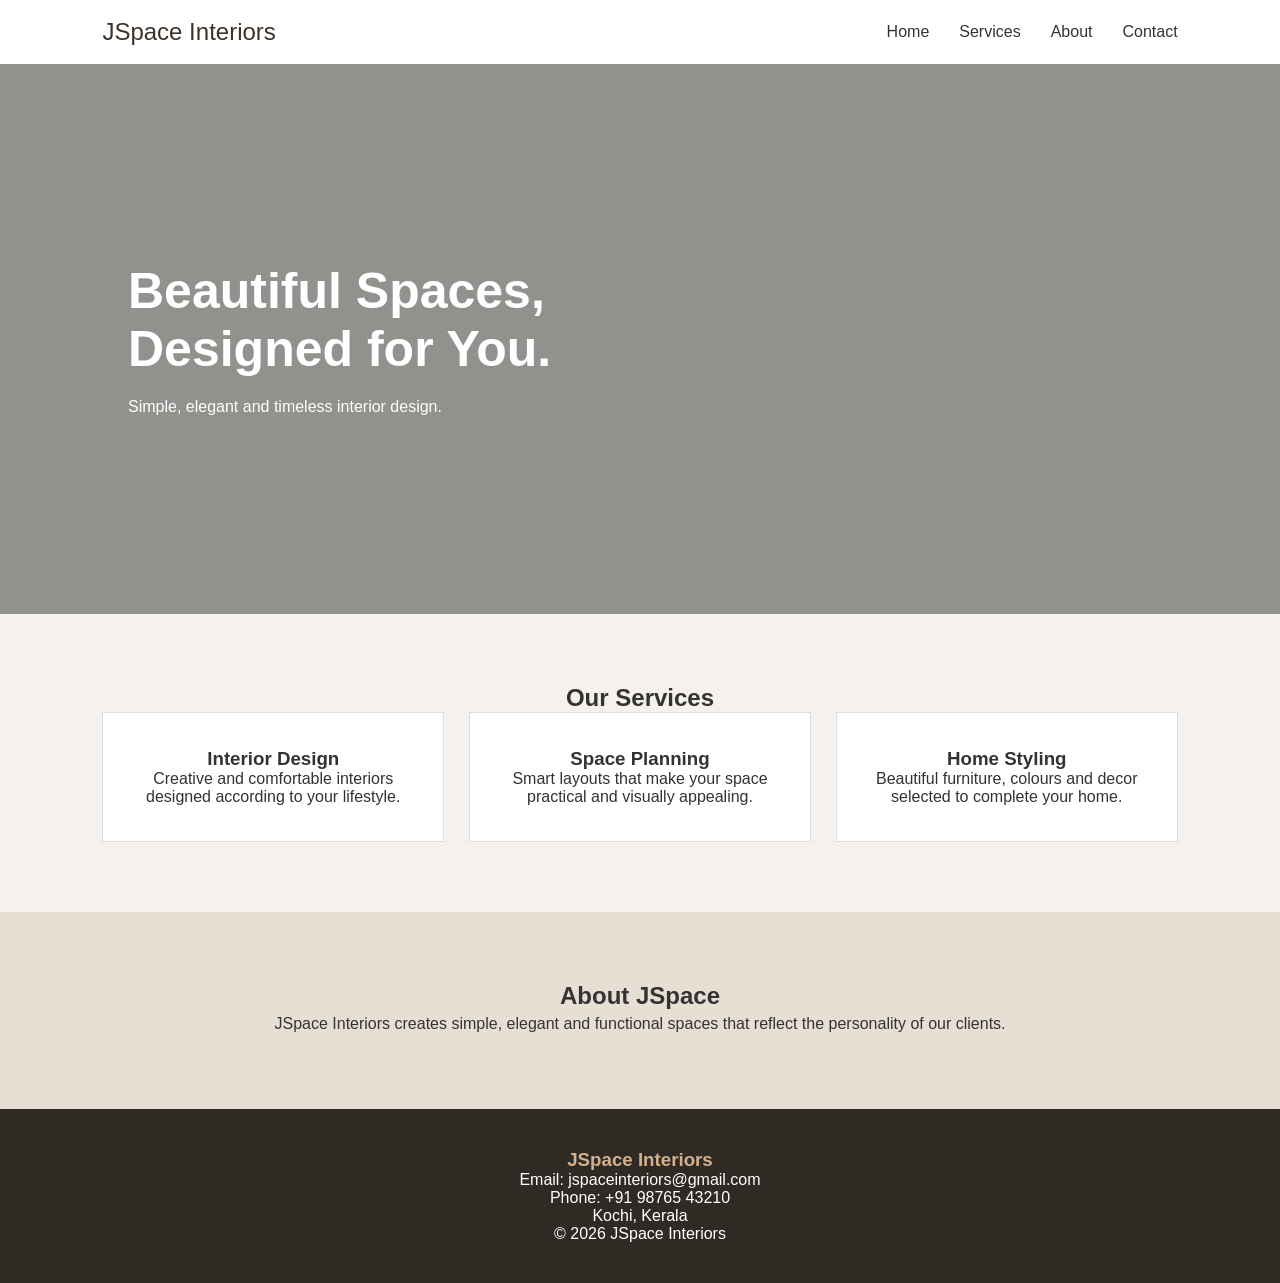
<file: web lab/1.responsive/index.html>
<!DOCTYPE html>
<html lang="en">
<head>
    <meta charset="UTF-8">
    <meta name="viewport" content="width=device-width, initial-scale=1.0">
    <title>JSpace Interiors</title>
    <link rel="stylesheet" href="styles.css">
</head>
<body>
    <header>
        <div class="logo"><span>J</span>Space Interiors</div>
        <nav>
            <a href="#home">Home</a>
            <a href="#services">Services</a>
            <a href="#about">About</a>
            <a href="#contact">Contact</a>
        </nav>
    </header>
    <section class="hero" id="home">
        <div>
            <h1>Beautiful Spaces,<br>Designed for You.</h1>
            <p>Simple, elegant and timeless interior design.</p>
        </div>
    </section>
    <section class="services" id="services">
        <h2>Our Services</h2>
        <div class="services-grid">
            <div class="service-card">
                <h3>Interior Design</h3>
                <p>
                    Creative and comfortable interiors designed
                    according to your lifestyle.
                </p>
            </div>
            <div class="service-card">
                <h3>Space Planning</h3>
                <p>
                    Smart layouts that make your space practical
                    and visually appealing.
                </p>
            </div>
            <div class="service-card">
                <h3>Home Styling</h3>
                <p>
                    Beautiful furniture, colours and decor
                    selected to complete your home.
                </p>
            </div>
        </div>
    </section>
    <section class="about" id="about">
        <h2>About JSpace</h2>
        <p>
            JSpace Interiors creates simple, elegant and functional
            spaces that reflect the personality of our clients.
        </p>
    </section>
    <footer id="contact">
        <h3>JSpace Interiors</h3>
        <p>Email: jspaceinteriors@gmail.com</p>
        <p>Phone: +91 98765 43210</p>
        <p>Kochi, Kerala</p>
        <p class="copyright">
            &copy; 2026 JSpace Interiors
        </p>
    </footer>
</body>
</html>
</file>
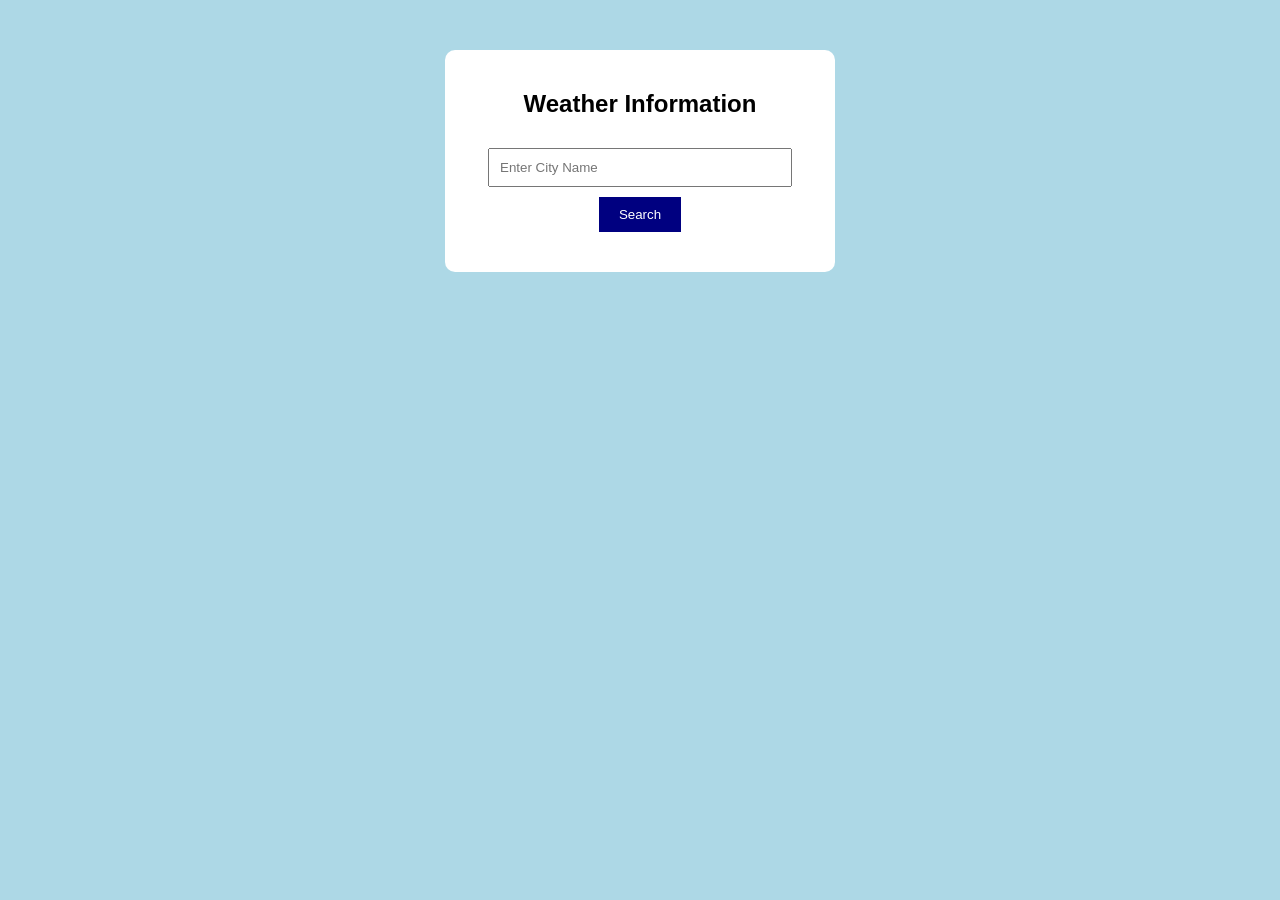
<file: web lab/11.weather/index.html>
<!DOCTYPE html>
<html>
<head>
    <title>Weather App</title>
    <link rel="stylesheet" href="style.css">
</head>
<body>

<div class="weather">
    <h2>Weather Information</h2>

    <input type="text" id="city" placeholder="Enter City Name">

    <button onclick="getWeather()">Search</button>

    <div id="result"></div>
</div>

<script src="script.js"></script>
</body>
</html>
</file>
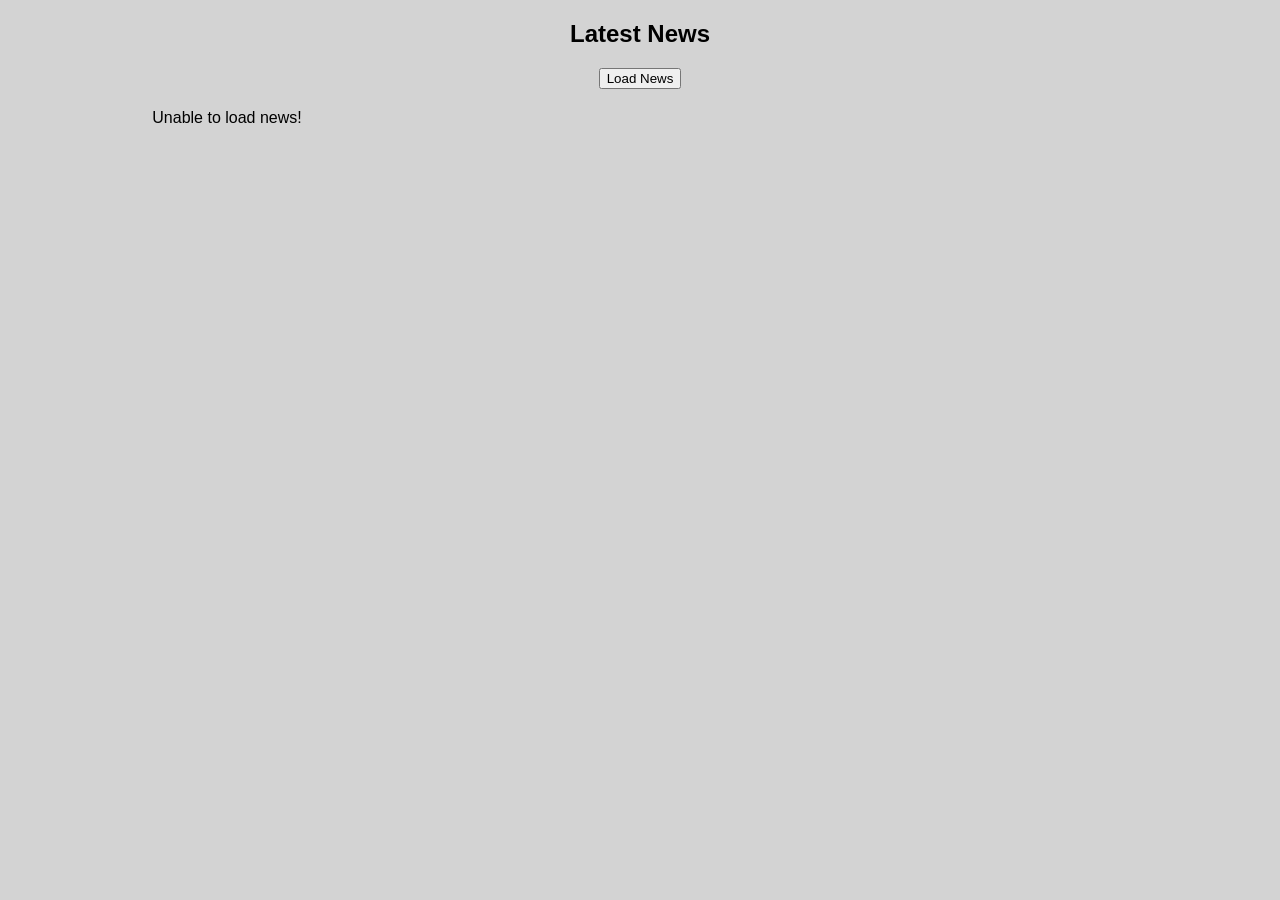
<file: web lab/12.news/index.html>
<!DOCTYPE html>
<html>
<head>
    <title>News Feed</title>
    <link rel="stylesheet" href="style.css">
</head>
<body>

<h2>Latest News</h2>

<button onclick="getNews()">Load News</button>

<div id="news"></div>

<script src="script.js"></script>
</body>
</html>
</file>
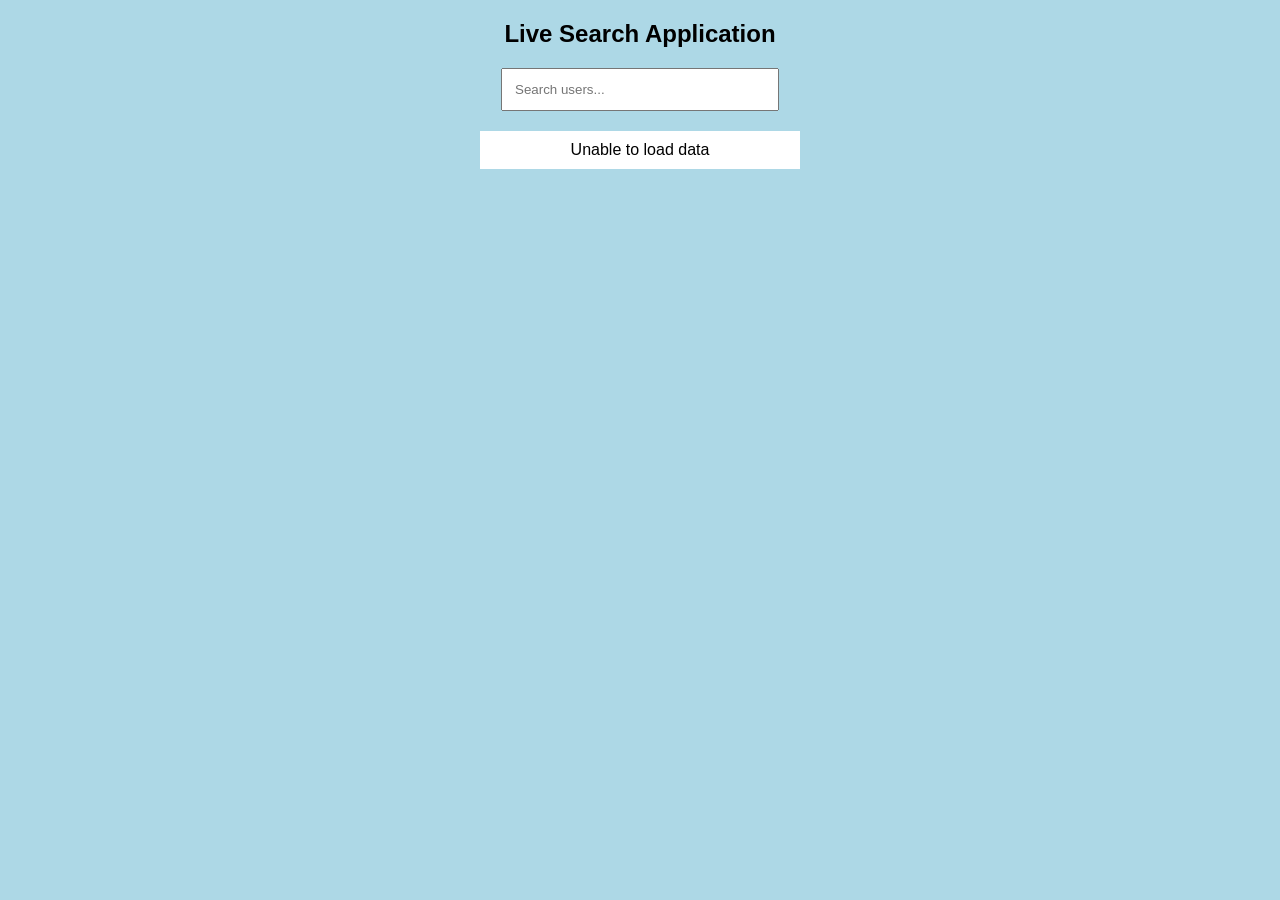
<file: web lab/13.livesearch/index.html>
<!DOCTYPE html>
<html>
<head>
    <title>Live Search</title>
    <link rel="stylesheet" href="style.css">
</head>
<body>

<h2>Live Search Application</h2>

<input type="text" id="search" placeholder="Search users...">

<div id="results"></div>

<script src="script.js"></script>
</body>
</html>
</file>
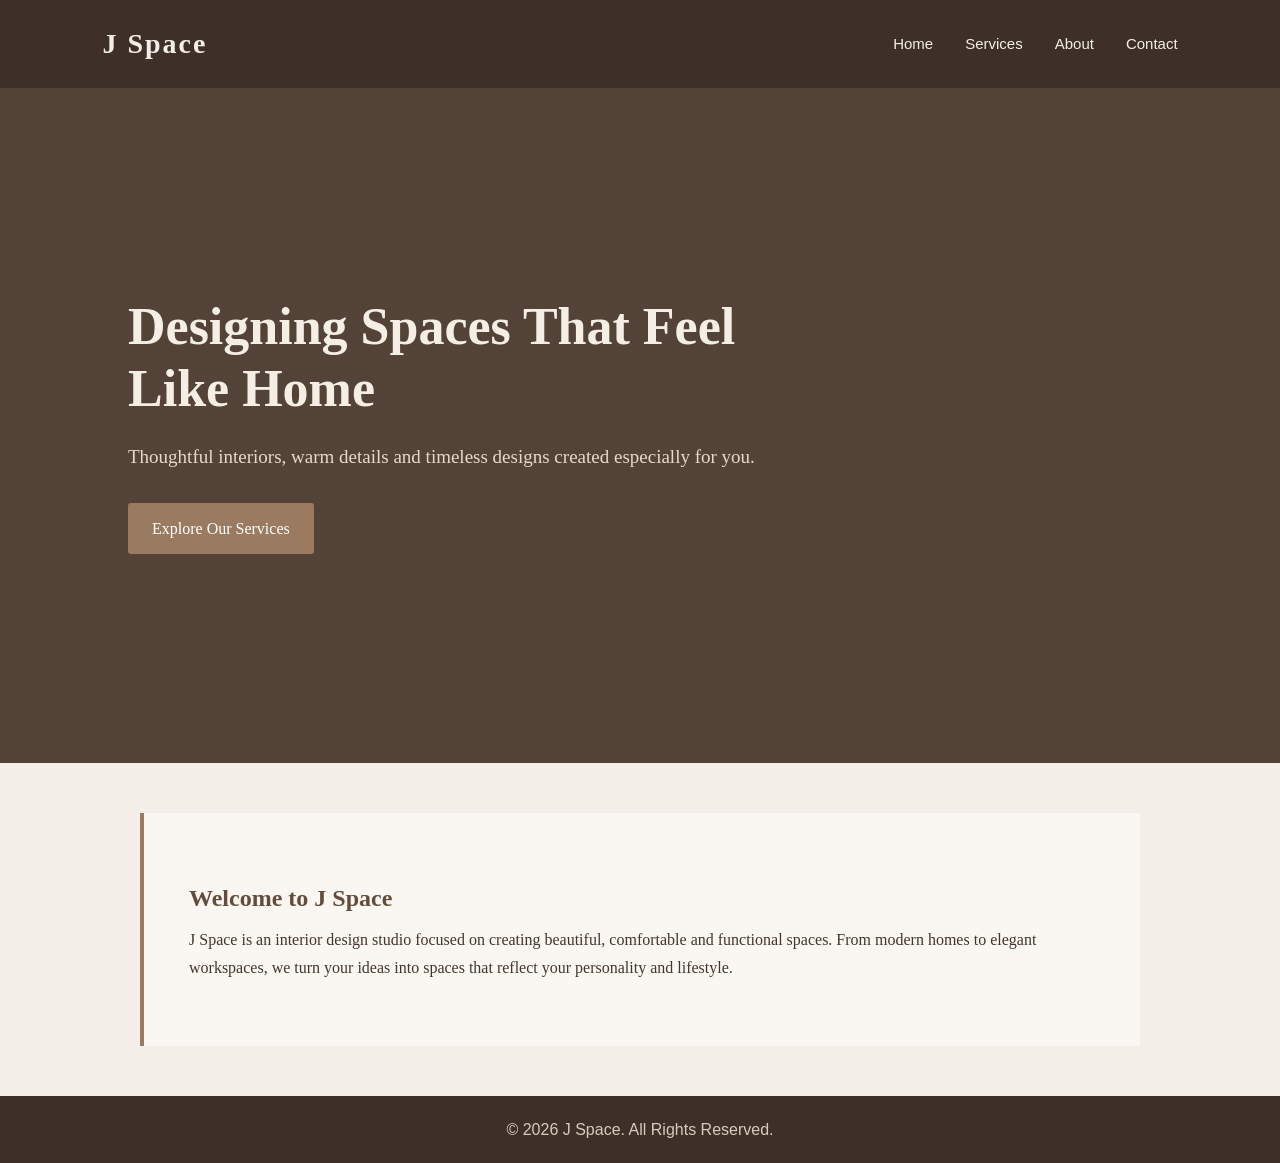
<file: web lab/2.multipage/index.html>
<!DOCTYPE html>
<html lang="en">
<head>
    <meta charset="UTF-8">
    <meta name="viewport" content="width=device-width, initial-scale=1.0">
    <title>Home - J Space</title>
    <link rel="stylesheet" href="style.css">
</head>
<body>

<header>
    <div class="logo">J Space</div>
    <nav>
        <a href="index.html">Home</a>
        <a href="services.html">Services</a>
        <a href="about.html">About</a>
        <a href="contact.html">Contact</a>
    </nav>
</header>

<main>
    <section class="hero">
        <div>
            <h1>Designing Spaces That Feel Like Home</h1>
            <p>
                Thoughtful interiors, warm details and timeless designs
                created especially for you.
            </p>
            <a href="services.html" class="btn">Explore Our Services</a>
        </div>
    </section>

    <section class="content">
        <h2>Welcome to J Space</h2>
        <p>
            J Space is an interior design studio focused on creating
            beautiful, comfortable and functional spaces. From modern
            homes to elegant workspaces, we turn your ideas into spaces
            that reflect your personality and lifestyle.
        </p>
    </section>
</main>

<footer>
    <p>&copy; 2026 J Space. All Rights Reserved.</p>
</footer>

</body>
</html>
</file>
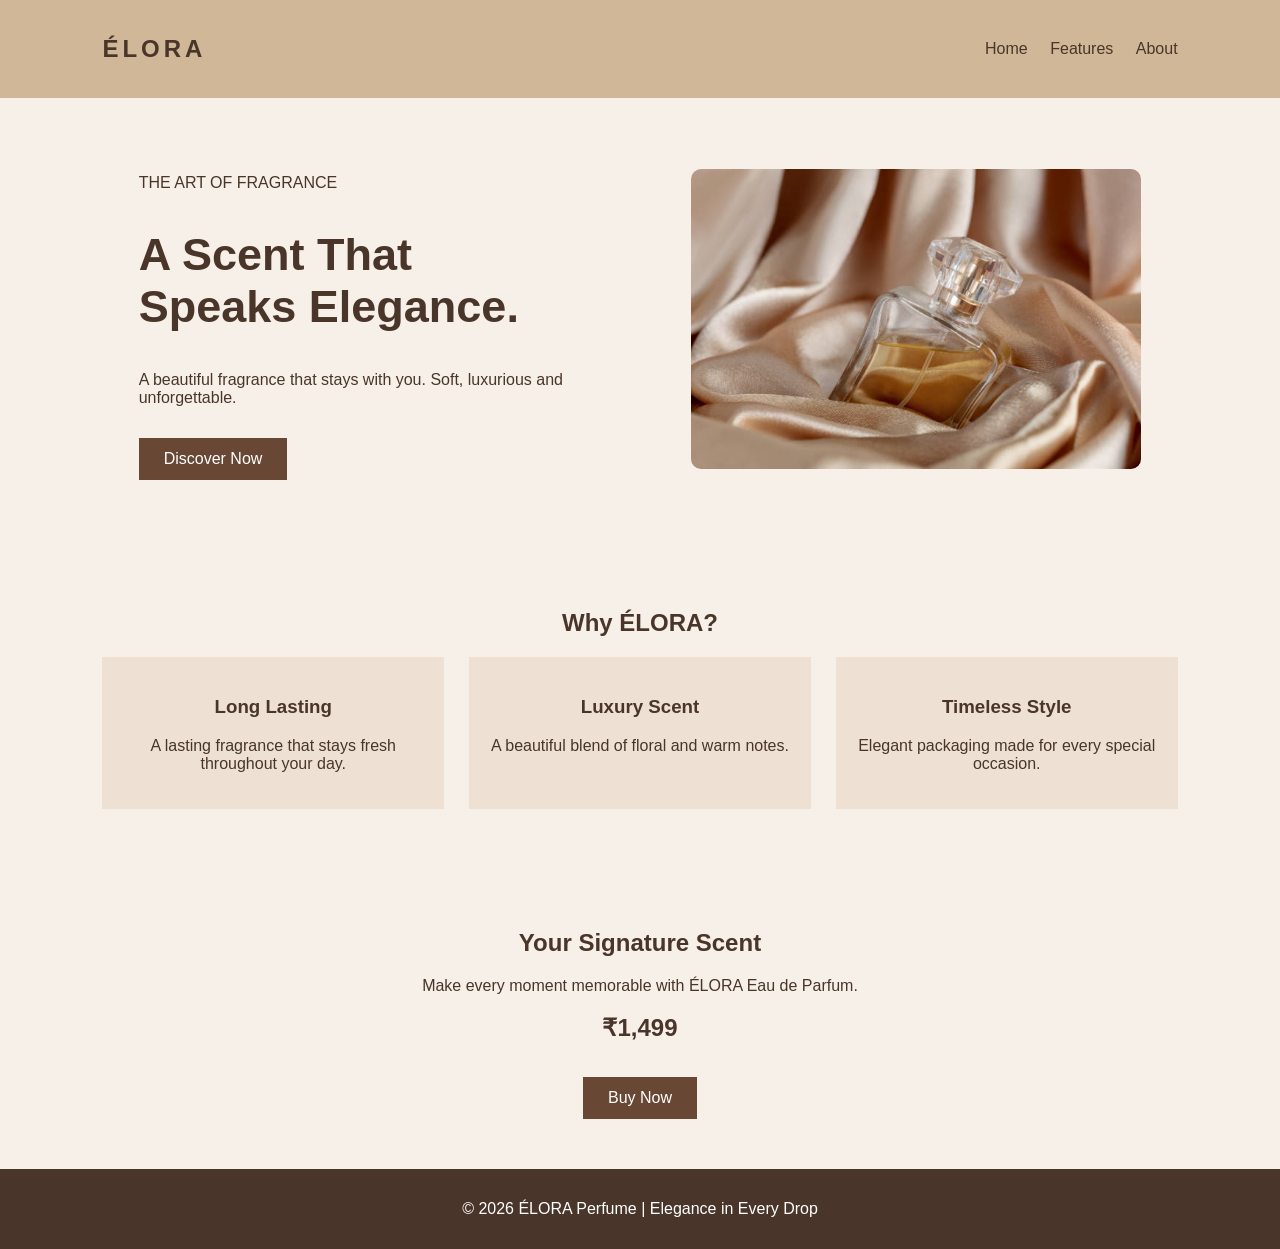
<file: web lab/3.product/index.html>
<!DOCTYPE html>
<html lang="en">
<head>
    <meta charset="UTF-8">
    <meta name="viewport" content="width=device-width, initial-scale=1.0">
    <title>ÉLORA Perfume</title>
    <link rel="stylesheet" href="style.css">
</head>
<body>
    <nav>
        <h2>ÉLORA</h2>
        <div>
            <a href="#home">Home</a>
            <a href="#features">Features</a>
            <a href="#about">About</a>
        </div>
    </nav>
    <section id="home" class="hero">
        <div>
            <p>THE ART OF FRAGRANCE</p>
            <h1>A Scent That<br> Speaks Elegance.</h1>
            <p>A beautiful fragrance that stays with you.
               Soft, luxurious and unforgettable.</p>
            <a href="#about" class="btn">Discover Now</a>
        </div>
        <img src="perfume.jpg"
             alt="Elegant perfume bottle">
    </section>
    <section id="features">
        <h1>Why ÉLORA?</h1>
        <div class="features">
            <div>
                <h3>Long Lasting</h3>
                <p>A lasting fragrance that stays fresh throughout your day.</p>
            </div>
            <div>
                <h3>Luxury Scent</h3>
                <p>A beautiful blend of floral and warm notes.</p>
            </div>
            <div>
                <h3>Timeless Style</h3>
                <p>Elegant packaging made for every special occasion.</p>
            </div>
        </div>
    </section>
    <section id="about">
        <h1>Your Signature Scent</h1>
        <p>Make every moment memorable with ÉLORA Eau de Parfum.</p>
        <h2>₹1,499</h2>
        <a href="mailto:hello@elora.example?subject=ÉLORA%20Perfume%20Enquiry"
           class="btn">Buy Now</a>
    </section>
    <footer>
        <p>© 2026 ÉLORA Perfume | Elegance in Every Drop</p>
    </footer>
</body>
</html>
</file>
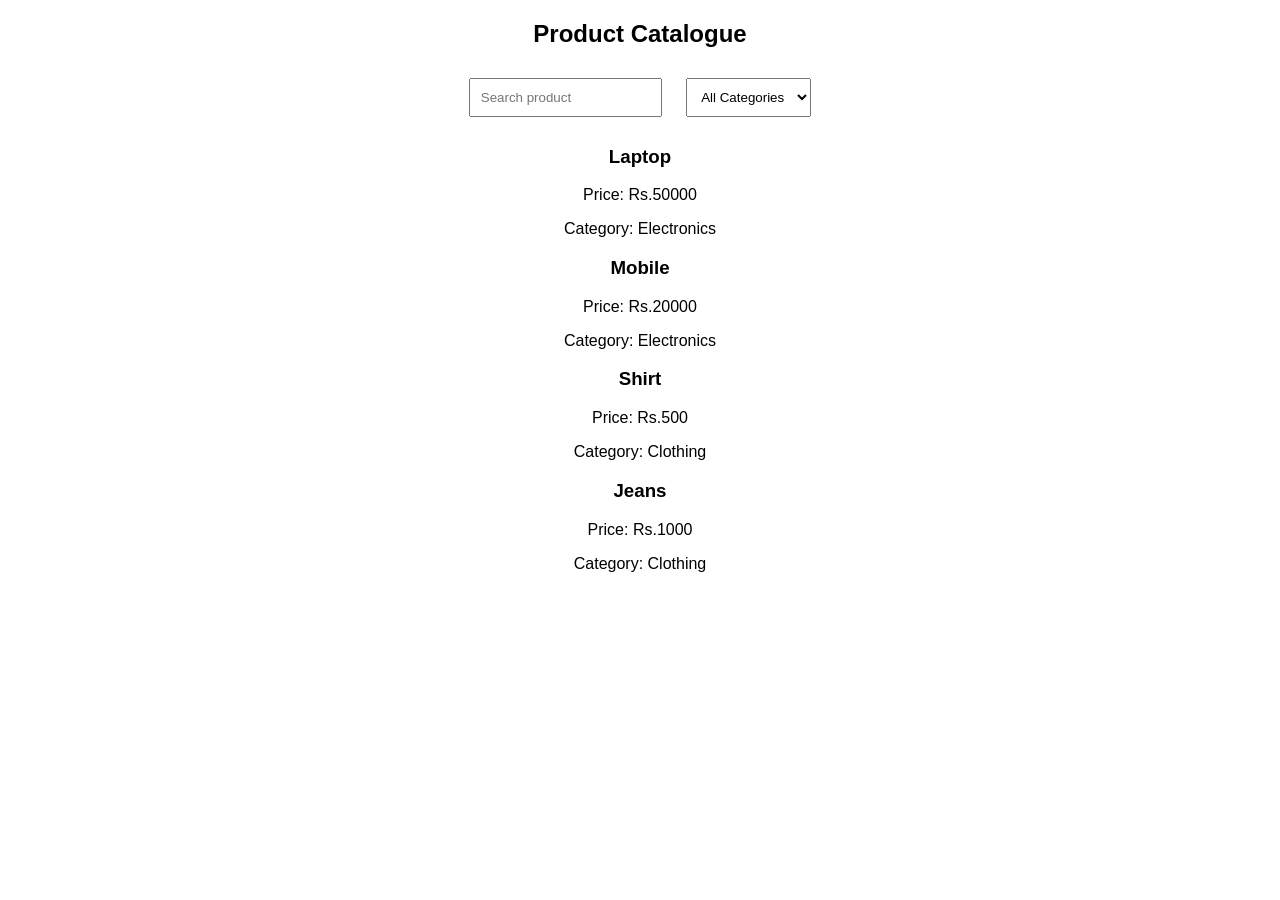
<file: web lab/6.productcatalogue/index.html>
<!DOCTYPE html>
<html>
<head>
    <title>Product Catalogue</title>
    <link rel="stylesheet" href="style.css">
</head>
<body>

    <h2>Product Catalogue</h2>

    <input type="text" id="search" placeholder="Search product">

    <select id="category">
        <option value="All">All Categories</option>
        <option value="Electronics">Electronics</option>
        <option value="Clothing">Clothing</option>
    </select>

    <div id="products"></div>

    <script src="script.js"></script>
</body>
</html>
</file>
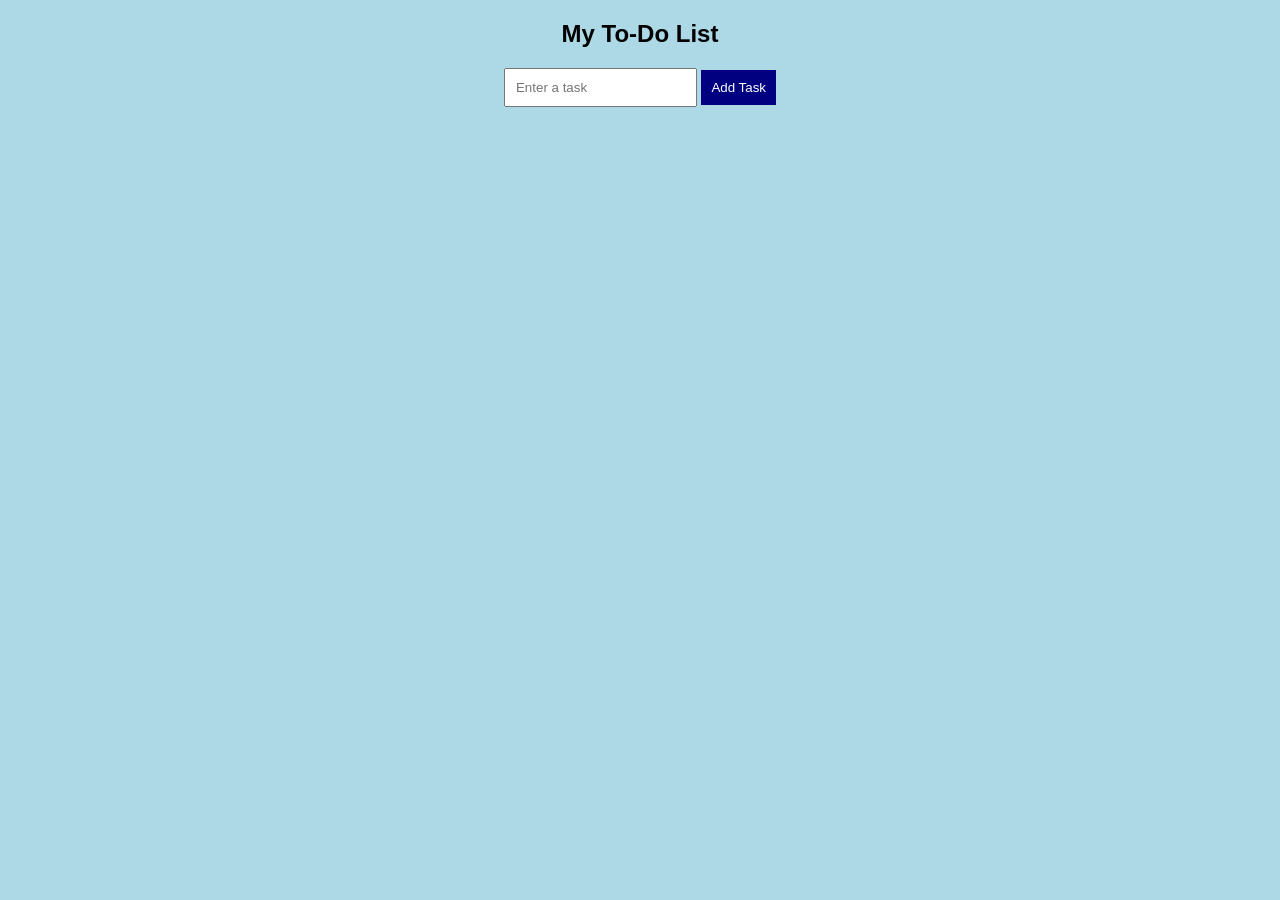
<file: web lab/7.todolist/index.html>
<!DOCTYPE html>
<html>
<head>
    <title>To-Do List</title>
    <link rel="stylesheet" href="style.css">
</head>
<body>

<h2>My To-Do List</h2>

<input type="text" id="task" placeholder="Enter a task">
<button onclick="addTask()">Add Task</button>

<ul id="list"></ul>

<script src="script.js"></script>
</body>
</html>
</file>
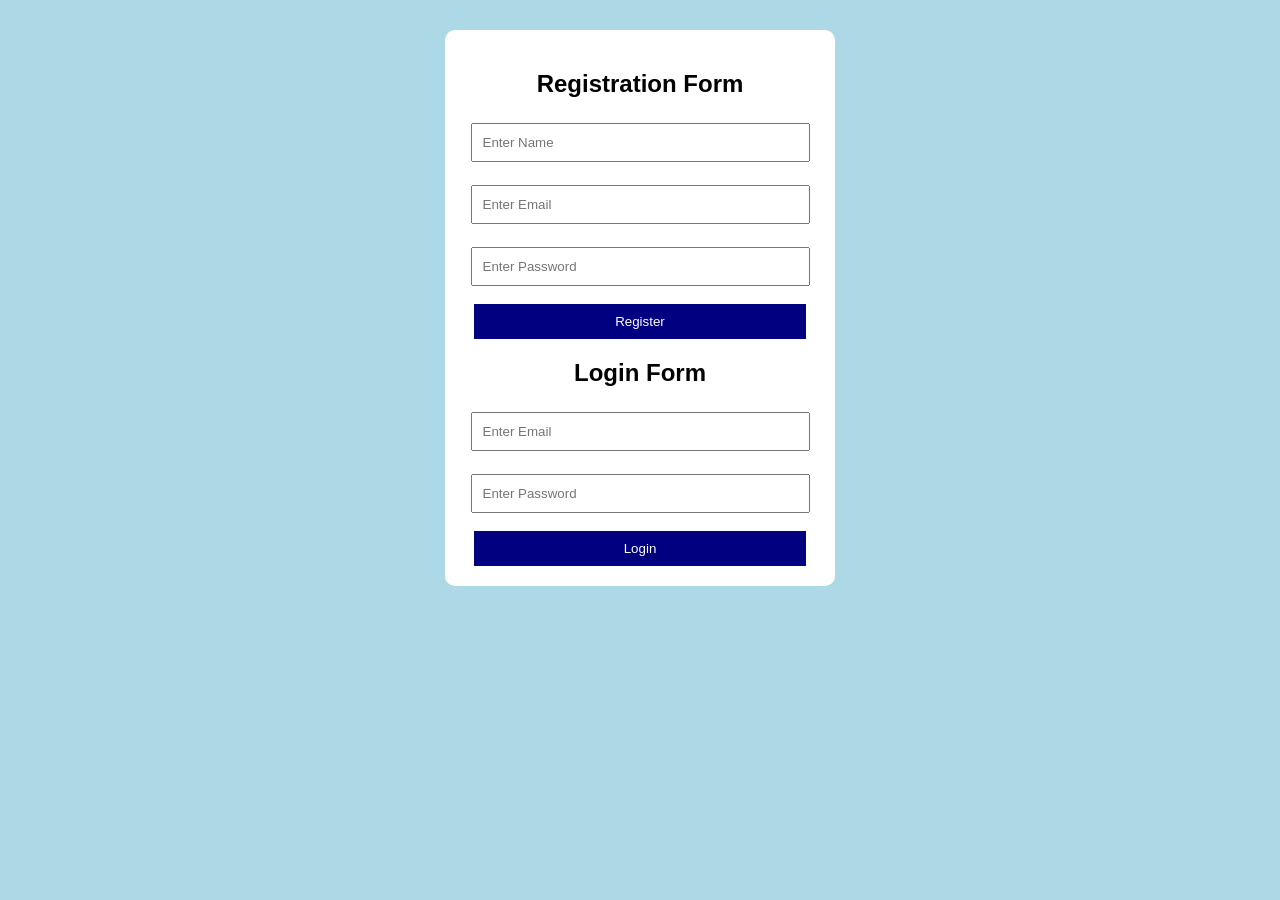
<file: web lab/9.clientsidevalidation/index.html>
<!DOCTYPE html>
<html>
<head>
    <title>Form Validation</title>
    <link rel="stylesheet" href="style.css">
</head>
<body>

<div class="container">
    <h2>Registration Form</h2>

    <form id="registerForm">
        <input type="text" id="name" placeholder="Enter Name">
        <p id="nameError"></p>

        <input type="text" id="email" placeholder="Enter Email">
        <p id="emailError"></p>

        <input type="password" id="password" placeholder="Enter Password">
        <p id="passwordError"></p>

        <button type="submit">Register</button>
    </form>

    <h2>Login Form</h2>

    <form id="loginForm">
        <input type="text" id="loginEmail" placeholder="Enter Email">
        <p id="loginEmailError"></p>

        <input type="password" id="loginPassword" placeholder="Enter Password">
        <p id="loginPasswordError"></p>

        <button type="submit">Login</button>
    </form>
</div>

<script src="script.js"></script>
</body>
</html>
</file>
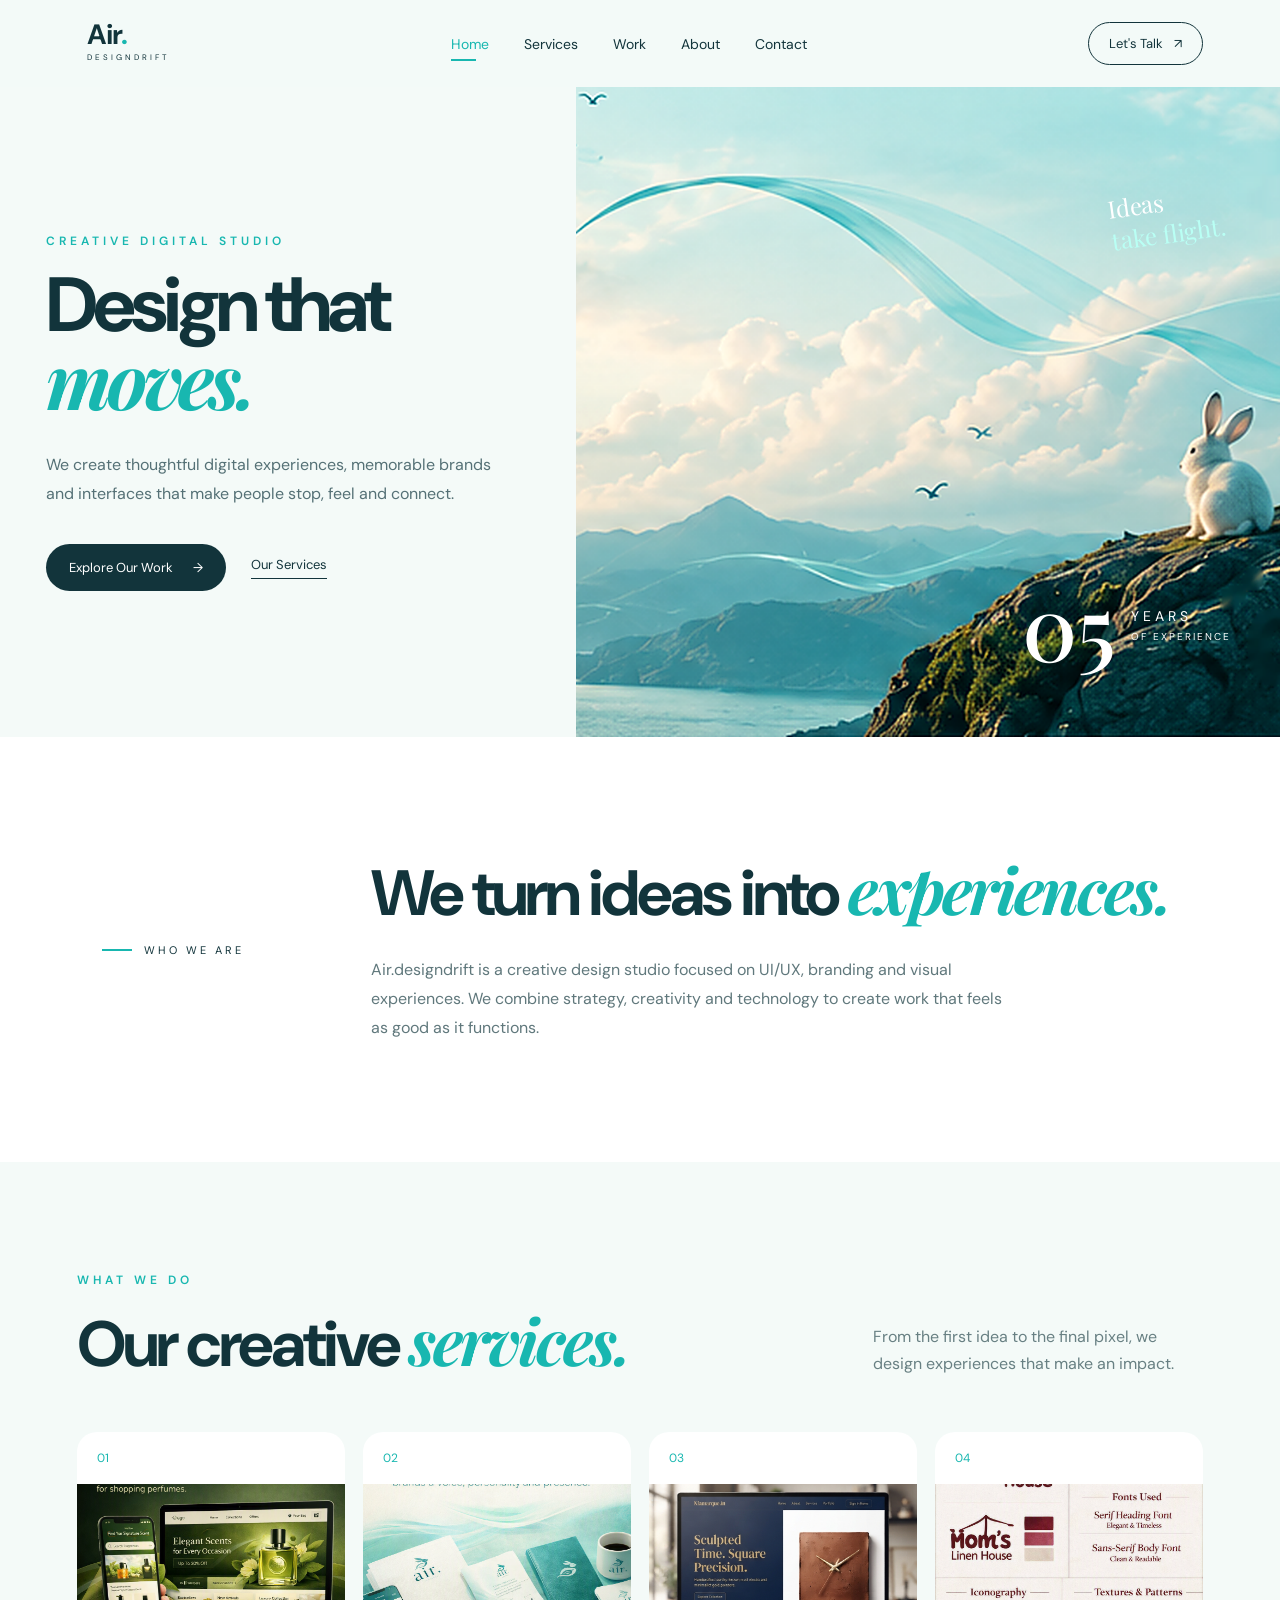
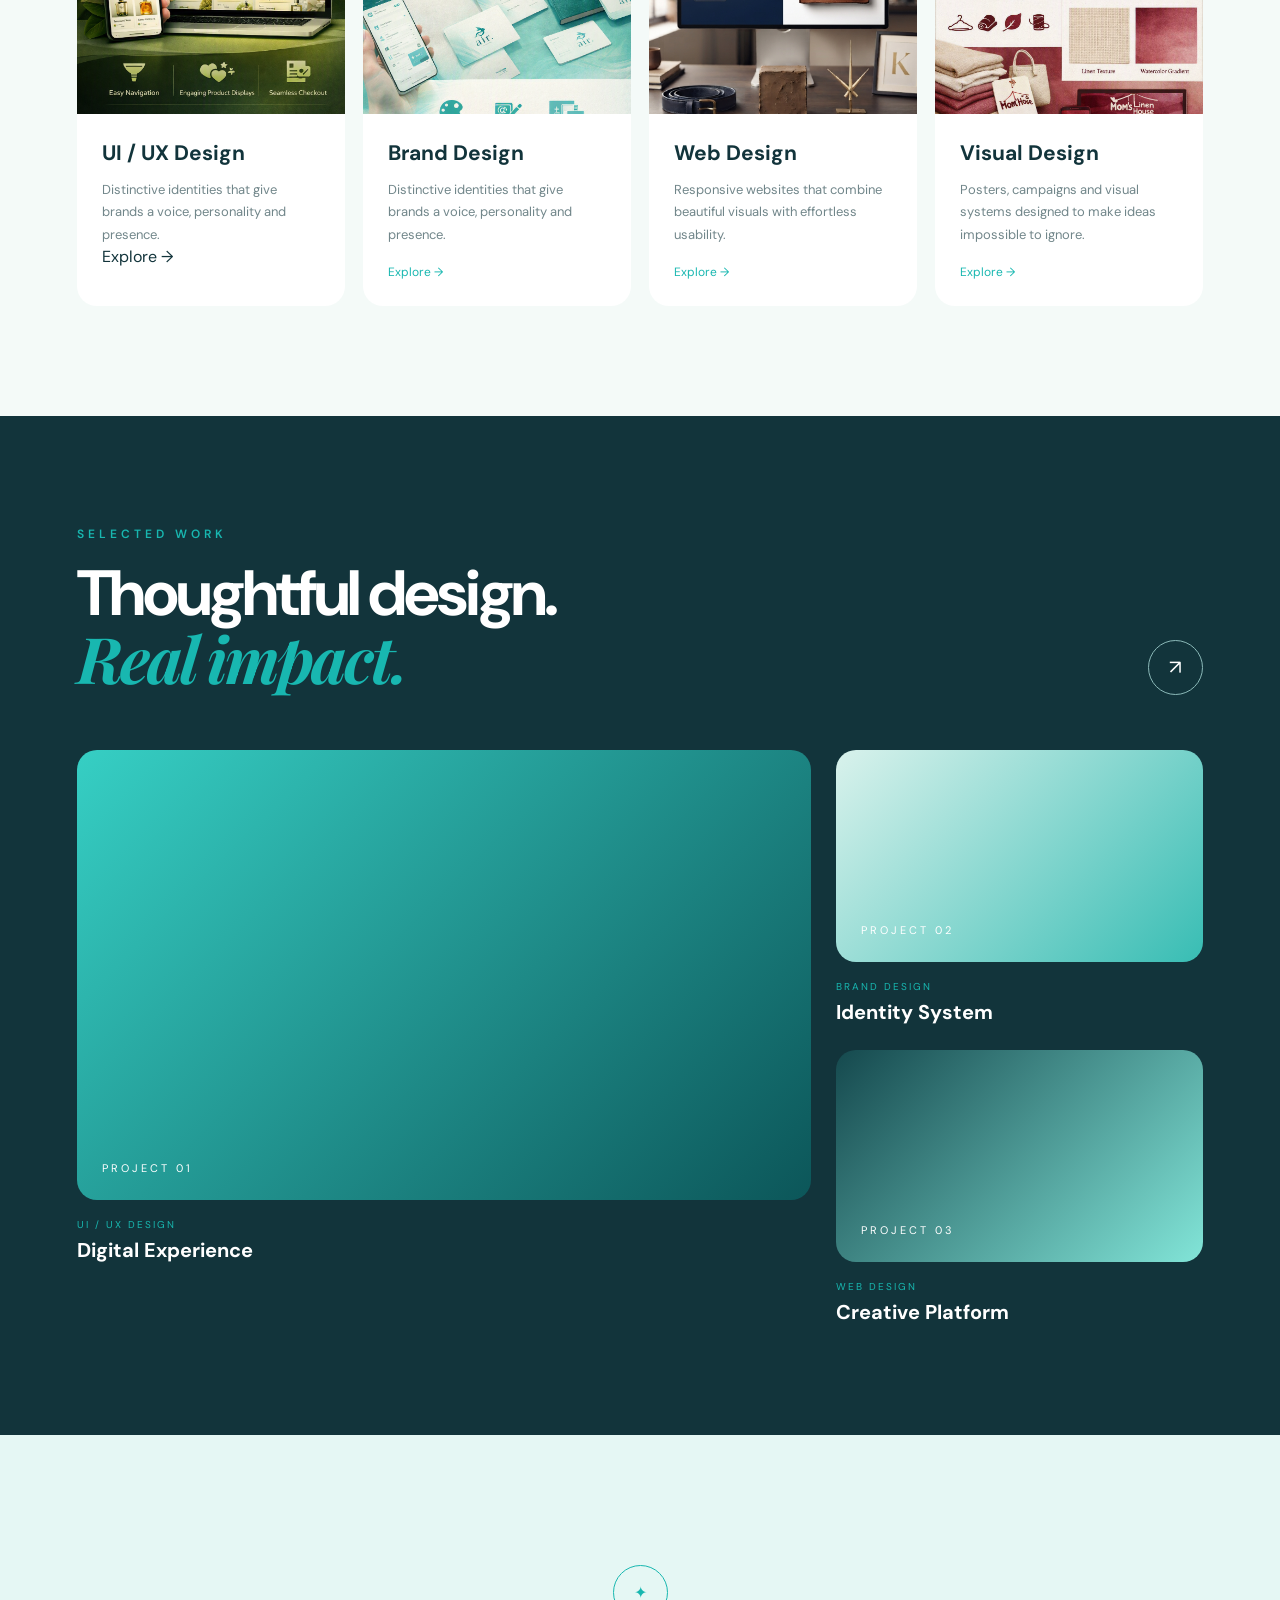
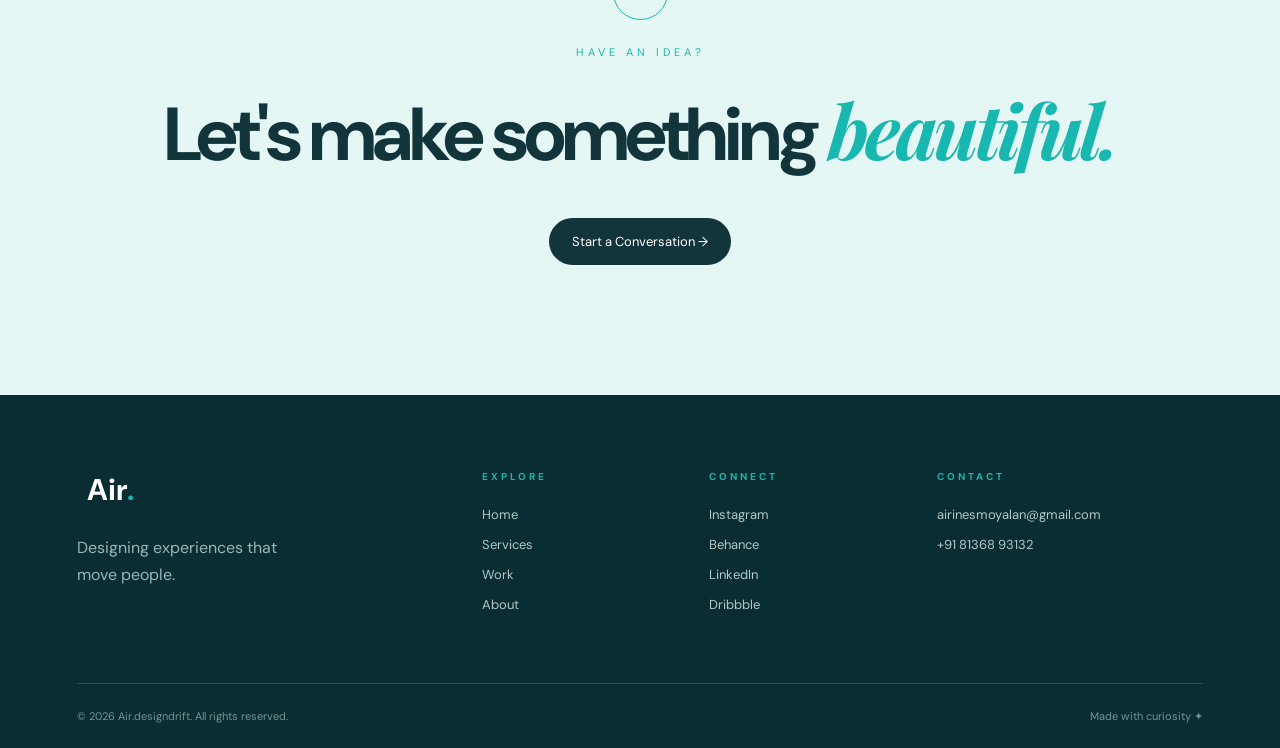
<file: index1.html>
<!DOCTYPE html>
<html lang="en">

<head>
    <meta charset="UTF-8">
    <meta name="viewport" content="width=device-width, initial-scale=1.0">

    <title>Air.designdrift | UI/UX & Brand Design</title>

    <link rel="stylesheet" href="style1.css">

    <link
        href="https://fonts.googleapis.com/css2?family=DM+Sans:wght@400;500;600;700&family=Playfair+Display:wght@500;600&display=swap"
        rel="stylesheet">
</head>

<body>

    <!-- ================= HEADER ================= -->

    <header class="header">

        <div class="logo">

            <!-- Air-inspired logo mark -->
            <div class="Air-mark">
                <span></span>
                <span></span>
            </div>

            <div class="logo-text">
                <h2>Air<span>.</span></h2>
                <p>DESIGNDRIFT</p>
            </div>

        </div>

        <nav class="navbar">
            <a href="#home" class="active">Home</a>
            <a href="#services">Services</a>
            <a href="#work">Work</a>
            <a href="#about">About</a>
            <a href="#contact">Contact</a>
        </nav>

        <a href="#contact" class="header-btn">
            Let's Talk <span>↗</span>
        </a>

        <button class="menu-btn">☰</button>

    </header>


    <!-- ================= HERO ================= -->

    <main>

        <section class="hero" id="home">

            <div class="hero-content">

                <p class="small-heading">CREATIVE DIGITAL STUDIO</p>

                <h1>
                    Design that
                    <span>moves.</span>
                </h1>

                <p class="hero-description">
                    We create thoughtful digital experiences,
                    memorable brands and interfaces that make
                    people stop, feel and connect.
                </p>

                <div class="hero-buttons">

                    <a href="#work" class="primary-btn">
                        Explore Our Work
                        <span>→</span>
                    </a>

                    <a href="#services" class="secondary-btn">
                        Our Services
                    </a>

                </div>

            </div>


            <div class="hero-image">

                <!-- IMAGE WILL BE GENERATED LATER -->
                <img src="s.png"
                     alt="Air.designdrift creative design">

                <div class="experience-card">

                    <strong>05</strong>

                    <div>
                        <span>YEARS</span>
                        <small>OF EXPERIENCE</small>
                    </div>

                </div>

                <div class="floating-text">
                    Ideas<br>
                    <span>take flight.</span>
                </div>

            </div>

        </section>


        <!-- ================= INTRO ================= -->

        <section class="intro" id="about">

            <div class="intro-label">
                <span></span>
                WHO WE ARE
            </div>

            <div class="intro-content">

                <h2>
                    We turn ideas into
                    <em>experiences.</em>
                </h2>

                <p>
                    Air.designdrift is a creative design studio focused
                    on UI/UX, branding and visual experiences. We combine
                    strategy, creativity and technology to create work
                    that feels as good as it functions.
                </p>

            </div>

        </section>


        <!-- ================= SERVICES ================= -->

        <section class="services" id="services">

            <div class="section-heading">

                <div>
                    <p class="small-heading">WHAT WE DO</p>

                    <h2>
                        Our creative
                        <span>services.</span>
                    </h2>
                </div>

                <p class="section-description">
                    From the first idea to the final pixel,
                    we design experiences that make an impact.
                </p>

            </div>


            <div class="service-grid">

                <!-- SERVICE 01 -->

                <a class="service-card" href="https://www.scentenceparfum.com/" target="_blank" rel="noopener noreferrer">
                  <div class="service-number">01</div>

                  <div class="service-image">
                   <img src="UI UX design.png" alt="UI UX Design">
                    </div>

                    <div class="service-content">
                        <h3>UI / UX Design</h3>

                       <p>
                            Distinctive identities that give brands
                            a voice, personality and presence.
                      </p>

                       <span class="explore-link">Explore →</span>
                   </div>
                   </a>


                <!-- SERVICE 02 -->

                <article class="service-card">

                    <div class="service-number">02</div>

                    <div class="service-image">
                        <img src="Brand design.png"
                             alt="Brand Design">
                    </div>

                    <div class="service-content">

                        <h3>Brand Design</h3>

                        <p>
                            Distinctive identities that give brands
                            a voice, personality and presence.
                        </p>

                        <a href="https://www.scentenceparfum.com/" target="_blank" rel="noopener noreferrer">Explore →</a>

                    </div>

                </article>


                <!-- SERVICE 03 -->

                <article class="service-card">

                    <div class="service-number">03</div>

                    <div class="service-image">
                        <img src="webdesign.png"
                             alt="Web Design">
                    </div>

                    <div class="service-content">

                        <h3>Web Design</h3>

                        <p>
                            Responsive websites that combine
                            beautiful visuals with effortless usability.
                        </p>

                        <a href="#">Explore →</a>

                    </div>

                </article>


                 <!-- SERVICE 04 -->

                <article class="service-card">

                    <div class="service-number">04</div>

                    <div class="service-image">
                        <img src="visual design.png"
                             alt="Visual Design">
                    </div>

                    <div class="service-content">

                        <h3>Visual Design</h3>

                        <p>
                            Posters, campaigns and visual systems
                            designed to make ideas impossible to ignore.
                        </p>

                        <a href="https://www.instagram.com/momslinenhouse/" target="_blank" rel="noopener noreferrer">Explore →</a>

                    </div>

                </article>
            

            </div>

        </section>


        <!-- ================= FEATURED WORK ================= -->

        <section class="work" id="work">

            <div class="work-heading">

                <div>
                    <p class="small-heading">SELECTED WORK</p>

                    <h2>
                        Thoughtful design.
                        <br>
                        <span>Real impact.</span>
                    </h2>
                </div>

                <a href="#" class="circle-arrow">↗</a>

            </div>


            <div class="work-grid">

                <div class="work-card large">

                    <div class="work-placeholder">
                        <span>PROJECT 01</span>
                    </div>

                    <div class="work-info">
                        <p>UI / UX DESIGN</p>
                        <h3>Digital Experience</h3>
                    </div>

                </div>


                <div class="work-card">

                    <div class="work-placeholder second">
                        <span>PROJECT 02</span>
                    </div>

                    <div class="work-info">
                        <p>BRAND DESIGN</p>
                        <h3>Identity System</h3>
                    </div>

                </div>


                <div class="work-card">

                    <div class="work-placeholder third">
                        <span>PROJECT 03</span>
                    </div>

                    <div class="work-info">
                        <p>WEB DESIGN</p>
                        <h3>Creative Platform</h3>
                    </div>

                </div>

            </div>

        </section>


        <!-- ================= CTA ================= -->

        <section class="cta">

            <div class="cta-circle">✦</div>

            <p>HAVE AN IDEA?</p>

            <h2>
                Let's make something
                <span>beautiful.</span>
            </h2>

            <a href="#contact" class="primary-btn">
                Start a Conversation →
            </a>

        </section>

    </main>


    <!-- ================= FOOTER ================= -->

    <footer id="contact">

        <div class="footer-top">

            <div class="footer-brand">

                <div class="footer-logo">

                    <div class="Air-mark small">
                        <span></span>
                        <span></span>
                    </div>

                    <h2>Air<span>.</span></h2>

                </div>

                <p>
                    Designing experiences
                    that move people.
                </p>

            </div>


            <div class="footer-column">

                <h4>EXPLORE</h4>

                <a href="#home">Home</a>
                <a href="#services">Services</a>
                <a href="#work">Work</a>
                <a href="#about">About</a>

            </div>


            <div class="footer-column">

                <h4>CONNECT</h4>

                <a href="#">Instagram</a>
                <a href="#">Behance</a>
                <a href="#">LinkedIn</a>
                <a href="#">Dribbble</a>

            </div>


            <div class="footer-column">
                <h4>CONTACT</h4>
                <a href="mailto:airinesmoyalan@gmail.com">
                    airinesmoyalan@gmail.com
                </a>

                <a href="tel:+918136893132">
                    +91 81368 93132
                </a>

            </div>

        </div>


        <div class="footer-bottom">

            <p>
                © 2026 Air.designdrift. All rights reserved.
            </p>

            <p>
                Made with curiosity ✦
            </p>

        </div>

    </footer>

</body>
</html>
</file>
<file: web lab/1.responsive/styles.css>
* {
    margin: 0;
    padding: 0;
    box-sizing: border-box;
}

body {
    font-family: Arial, sans-serif;
    color: #333;
    background: #f5f2ed;
}

/* Header */
header {
    display: flex;
    justify-content: space-between;
    align-items: center;
    padding: 18px 8%;
    background: white;
    position: sticky;
    top: 0;
}

.logo { font-size: 24px; color: #3d332b; }

nav { display: flex; gap: 30px; }

nav a {
    text-decoration: none;
    color: #333;
}

nav a:hover { color: #9a7653; }

/* Hero */
.hero {
    height: 550px;
    display: flex;
    align-items: center;
    padding: 10%;
    color: white;
    background: linear-gradient(#0006, #0006),
    url("https://images.unsplash.com/photo-1600210492486-724fe5c67fb0?auto=format&fit=crop&w=1600&q=80") center/cover;
}

.hero h1 { font-size: 50px; margin-bottom: 20px; }

/* Services */
.services {
    padding: 70px 8%;
    text-align: center;
}

.services-grid {
    display: grid;
    grid-template-columns: repeat(3, 1fr);
    gap: 25px;
}

.service-card {
    background: white;
    padding: 35px;
    border: 1px solid #ddd;
}

/* About */
.about {
    padding: 70px 15%;
    text-align: center;
    background: #e8dfd4;
}

.about p { line-height: 1.8; }

/* Footer */
footer {
    background: #302a25;
    color: white;
    text-align: center;
    padding: 40px 20px;
}

footer h3 { color: #d4b18d; }

/* Responsive */
@media (max-width: 768px) {
    header {
        flex-direction: column;
        gap: 15px;
    }

    nav { gap: 15px; }

    .hero {
        height: 400px;
        text-align: center;
        justify-content: center;
        padding: 20px;
    }

    .hero h1 { font-size: 35px; }

    .services-grid {
        grid-template-columns: 1fr;
    }

    .about { padding: 40px 20px; }
}
</file>
<file: web lab/11.weather/style.css>
body {
    font-family: Arial;
    background: lightblue;
    text-align: center;
}

.weather {
    background: white;
    width: 350px;
    margin: 50px auto;
    padding: 20px;
    border-radius: 10px;
}

input {
    padding: 10px;
    width: 80%;
    margin: 10px;
}

button {
    padding: 10px 20px;
    background: navy;
    color: white;
    border: none;
}

#result {
    margin-top: 20px;
}

@media(max-width: 600px) {
    .weather {
        width: 85%;
    }
}
</file>
<file: web lab/12.news/style.css>
body {
    font-family: Arial;
    background: lightgray;
    text-align: center;
}

#news {
    display: grid;
    grid-template-columns: repeat(3, 1fr);
    gap: 15px;
    padding: 20px;
}

.article {
    background: white;
    padding: 15px;
    border-radius: 10px;
}

.article img {
    width: 100%;
    height: 150px;
    object-fit: cover;
}

@media(max-width: 600px) {
    #news {
        grid-template-columns: 1fr;
    }
}
</file>
<file: web lab/13.livesearch/style.css>
body {
    font-family: Arial;
    text-align: center;
    background: lightblue;
}

input {
    padding: 12px;
    width: 250px;
}

#results {
    background: white;
    width: 300px;
    margin: 20px auto;
    padding: 10px;
}

.item {
    padding: 10px;
    border-bottom: 1px solid gray;
}

@media(max-width: 600px) {
    #results {
        width: 85%;
    }
}
</file>
<file: web lab/2.multipage/style.css>
* {
    margin: 0;
    padding: 0;
    box-sizing: border-box;
}

body {
    font-family: Georgia, serif;
    line-height: 1.7;
    background: #f3eee7;
    color: #44352c;
}

/* Header */
header {
    background: #3e3028;
    color: #f3eee7;
    padding: 20px 8%;
    display: flex;
    justify-content: space-between;
    align-items: center;
}

.logo {
    font-size: 28px;
    font-weight: bold;
    letter-spacing: 2px;
}

nav a {
    color: #f3eee7;
    text-decoration: none;
    margin-left: 28px;
    font-family: Arial, sans-serif;
    font-size: 15px;
}

nav a:hover {
    color: #c7a98b;
}

/* Hero */
.hero {
    min-height: 75vh;
    display: flex;
    align-items: center;
    padding: 80px 10%;
    background: linear-gradient(
        rgba(62, 48, 40, .72),
        rgba(62, 48, 40, .72)
    ),
    #8b725e;
}

.hero div {
    max-width: 650px;
}

.hero h1 {
    color: #f5eee5;
    font-size: 52px;
    line-height: 1.2;
    margin-bottom: 20px;
}

.hero p {
    color: #e5d9cc;
    font-size: 19px;
    margin-bottom: 30px;
}

.btn,
button {
    display: inline-block;
    background: #9a7b61;
    color: white;
    padding: 12px 24px;
    border: none;
    border-radius: 3px;
    text-decoration: none;
    cursor: pointer;
}

.btn:hover,
button:hover {
    background: #765a46;
}

/* Page title */
.page-title {
    text-align: center;
    padding: 65px 20px;
    background: #ded1c3;
}

.page-title h1 {
    color: #3e3028;
    font-size: 40px;
    margin-bottom: 5px;
}

/* Content */
.content {
    width: 80%;
    max-width: 1000px;
    margin: 50px auto;
    background: #faf7f2;
    padding: 45px;
    border-left: 4px solid #9a7b61;
}

.content h2 {
    color: #634c3c;
    margin-bottom: 8px;
    margin-top: 20px;
}

.content p {
    margin-bottom: 20px;
}

/* Services */
.services {
    width: 85%;
    max-width: 1100px;
    margin: 50px auto;
    display: grid;
    grid-template-columns: repeat(3, 1fr);
    gap: 25px;
}

.card {
    background: #faf7f2;
    padding: 30px;
    border: 1px solid #d6c6b6;
    transition: .3s;
}

.card:hover {
    transform: translateY(-5px);
}

.card span {
    color: #9a7b61;
    font-size: 14px;
}

.card h2 {
    color: #4d392e;
    margin: 8px 0;
}

/* Contact */
.contact {
    width: 85%;
    max-width: 1100px;
    margin: 50px auto;
    display: flex;
    gap: 35px;
}

form,
.contact-info {
    background: #faf7f2;
    padding: 35px;
    flex: 1;
    border: 1px solid #d6c6b6;
}

form label {
    display: block;
    margin-top: 12px;
    font-weight: bold;
}

input,
select,
textarea {
    width: 100%;
    padding: 11px;
    margin-top: 5px;
    border: 1px solid #cdbca9;
    background: #fffdf9;
    color: #44352c;
    border-radius: 3px;
    font-family: Arial, sans-serif;
}

button {
    margin-top: 20px;
}

.contact-info h2 {
    color: #4d392e;
    margin-bottom: 15px;
}

.contact-info p {
    margin-bottom: 15px;
}

/* Footer */
footer {
    background: #3e3028;
    color: #d8cbbd;
    text-align: center;
    padding: 20px;
    font-family: Arial, sans-serif;
}

/* Responsive */
@media (max-width: 700px) {

    header {
        flex-direction: column;
        gap: 15px;
    }

    nav a {
        margin: 0 7px;
    }

    .hero {
        min-height: 65vh;
        padding: 60px 8%;
    }

    .hero h1 {
        font-size: 36px;
    }

    .services,
    .contact {
        grid-template-columns: 1fr;
        flex-direction: column;
        width: 90%;
    }

    .content {
        width: 90%;
        padding: 30px;
    }

    .page-title h1 {
        font-size: 32px;
    }
}
</file>
<file: web lab/3.product/style.css>
* {
    box-sizing: border-box;
    scroll-behavior: smooth;
}

body {
    margin: 0;
    font-family: Arial, sans-serif;
    background: #f7f0e8;
    color: #49352a;
}

nav {
    background: #cdb290eb;
    padding: 15px 8%;
    display: flex;
    justify-content: space-between;
    align-items: center;
    position: sticky;
    top: 0;
    z-index: 10;
}

nav h2 {
    letter-spacing: 4px;
}

nav a {
    color: #49352a;
    text-decoration: none;
    margin-left: 18px;
}

.hero {
    display: flex;
    align-items: center;
    justify-content: space-around;
    padding: 60px 8%;
    gap: 30px;
}

.hero div {
    max-width: 450px;
}

.hero h1 {
    font-size: 45px;
}

.hero img {
    width: 45%;
    max-width: 450px;
    border-radius: 10px;
}

.btn {
    display: inline-block;
    background: #684735;
    color: white;
    padding: 12px 25px;
    text-decoration: none;
    margin-top: 15px;
}

#features, #about {
    text-align: center;
    padding: 50px 8%;
}

.features {
    display: flex;
    gap: 25px;
    justify-content: center;
}

.features div {
    padding: 20px;
    background: #eee1d3;
    flex: 1;
}

footer {
    text-align: center;
    padding: 15px;
    background: #49352a;
    color: white;
}

@media (max-width: 600px) {
    nav {
        padding: 12px;
    }

    nav a {
        margin-left: 8px;
        font-size: 13px;
    }

    .hero, .features {
        flex-direction: column;
    }

    .hero h1 {
        font-size: 32px;
    }

    .hero img {
        width: 100%;
    }
}
</file>
<file: web lab/6.productcatalogue/style.css>
body {
    margin: 0;
    font-family: Arial;
    text-align: center;
}

/* Header */
header {
    background: navy;
    color: white;
    padding: 15px;
    display: flex;
    justify-content: space-between;
}

/* Navigation */
nav a {
    color: white;
    text-decoration: none;
    margin: 10px;
}

/* Sections */
section, .hero {
    padding: 20px;
    background: lightblue;
}

/* Grid */
.grid, .gallery {
    display: grid;
    grid-template-columns: repeat(3, 1fr);
    gap: 10px;
}

/* Flex */
.box, .projects {
    display: flex;
    justify-content: center;
    gap: 10px;
}

/* Cards */
.grid div, .projects div, .box p {
    background: lightgray;
    padding: 20px;
}

/* Images */
img {
    width: 100%;
}

/* Hover */
img:hover {
    transform: scale(1.1);
}

/* Button */
button {
    background: navy;
    color: white;
    padding: 10px;
    border: none;
}

/* Footer */
footer {
    background: navy;
    color: white;
    text-align: center;
    padding: 15px;
}

input, select {
    padding: 10px;
    margin: 10px;
}

/* Mobile */
@media (max-width: 600px) {
    header, .box, .projects {
        flex-direction: column;
        text-align: center;
    }

    .grid, .gallery {
        grid-template-columns: 1fr;
    }
}
</file>
<file: web lab/7.todolist/style.css>
body {
    font-family: Arial;
    text-align: center;
    background: lightblue;
}

input {
    padding: 10px;
}

button {
    padding: 10px;
    background: navy;
    color: white;
    border: none;
}

li {
    background: white;
    margin: 10px auto;
    padding: 10px;
    width: 300px;
    list-style: none;
}

.done {
    text-decoration: line-through;
}
</file>
<file: web lab/9.clientsidevalidation/style.css>
body {
    font-family: Arial;
    background: lightblue;
    text-align: center;
}

.container {
    background: white;
    width: 350px;
    margin: 30px auto;
    padding: 20px;
    border-radius: 10px;
}

input {
    width: 90%;
    padding: 10px;
    margin: 5px;
}

button {
    background: navy;
    color: white;
    padding: 10px;
    border: none;
    width: 95%;
}

p {
    color: red;
    font-size: 13px;
}

@media(max-width: 600px) {
    .container {
        width: 85%;
    }
}
</file>
<file: style1.css>
/* =========================
   RESET
========================= */

* {
    margin: 0;
    padding: 0;
    box-sizing: border-box;
}

html {
    scroll-behavior: smooth;
}

body {
    font-family: "DM Sans", sans-serif;
    background: #f4faf8;
    color: #12343b;
}

a {
    text-decoration: none;
    color: inherit;
}

img {
    width: 100%;
    display: block;
}


/* =========================
   COLORS
========================= */

:root {
    --aquamarine: #18b7b0;
    --light-aqua: #c9f1ed;
    --pale-aqua: #e5f7f4;
    --dark-teal: #12343b;
    --deep-teal: #0b5154;
    --cream: #f4faf8;
    --white: #ffffff;
}


/* =========================
   HEADER
========================= */

.header {
    width: 100%;
    padding: 22px 6%;
    display: flex;
    align-items: center;
    justify-content: space-between;

    background: rgba(244, 250, 248, 0.94);

    position: relative;
    z-index: 10;
}


/* LOGO */

.logo {
    display: flex;
    align-items: center;
    gap: 10px;
}

.logo-text h2 {
    font-size: 28px;
    line-height: 20px;
    letter-spacing: -1px;
}

.logo-text h2 span,
.footer-logo h2 span {
    color: var(--aquamarine);
}

.logo-text p {
    font-size: 8px;
    letter-spacing: 3px;
    margin-top: 7px;
}


/* AIR MARK */

.air-mark {
    width: 35px;
    height: 35px;
    position: relative;
}

.air-mark span {
    position: absolute;
    width: 19px;
    height: 32px;
    border: 3px solid var(--aquamarine);
    border-radius: 100% 0 100% 0;
    transform: rotate(30deg);
}

.air-mark span:first-child {
    left: 2px;
    top: 0;
}

.air-mark span:last-child {
    right: 0;
    top: 4px;
    transform: rotate(-30deg);
}


/* NAVIGATION */

.navbar {
    display: flex;
    gap: 35px;
}

.navbar a {
    font-size: 14px;
    position: relative;
}

.navbar a:hover,
.navbar a.active {
    color: var(--aquamarine);
}

.navbar a.active::after {
    content: "";
    position: absolute;
    width: 25px;
    height: 2px;
    background: var(--aquamarine);
    bottom: -8px;
    left: 0;
}


/* HEADER BUTTON */

.header-btn {
    border: 1px solid var(--dark-teal);
    padding: 12px 20px;
    border-radius: 30px;
    font-size: 13px;
}

.header-btn span {
    margin-left: 8px;
}

.menu-btn {
    display: none;
    border: none;
    background: none;
    font-size: 25px;
}


/* =========================
   HERO
========================= */

.hero {
    min-height: 650px;
    display: grid;
    grid-template-columns: 45% 55%;
    overflow: hidden;
}

.hero-content {
    padding: 100px 8%;
    display: flex;
    flex-direction: column;
    justify-content: center;
}

.small-heading {
    color: var(--aquamarine);
    font-size: 12px;
    letter-spacing: 4px;
    font-weight: 600;
    margin-bottom: 20px;
}

.hero h1 {
    font-size: clamp(55px, 6vw, 88px);
    line-height: .95;
    letter-spacing: -5px;
    max-width: 600px;
}

.hero h1 span {
    color: var(--aquamarine);
    font-family: "Playfair Display", serif;
    font-style: italic;
}

.hero-description {
    max-width: 470px;
    margin-top: 30px;
    line-height: 1.8;
    color: #557176;
    font-size: 16px;
}

.hero-buttons {
    display: flex;
    align-items: center;
    gap: 25px;
    margin-top: 35px;
}


/* BUTTONS */

.primary-btn {
    background: var(--dark-teal);
    color: white;
    padding: 15px 23px;
    border-radius: 30px;
    display: inline-flex;
    align-items: center;
    gap: 20px;
    font-size: 13px;
    transition: .3s;
}

.primary-btn:hover {
    background: var(--aquamarine);
}

.secondary-btn {
    border-bottom: 1px solid var(--dark-teal);
    padding-bottom: 5px;
    font-size: 13px;
}


/* HERO IMAGE */

.hero-image {
    position: relative;
    min-height: 650px;
    overflow: hidden;
}

.hero-image img {
    height: 100%;
    object-fit: cover;
}


/* EXPERIENCE */

.experience-card {
    position: absolute;
    right: 7%;
    bottom: 8%;
    display: flex;
    align-items: center;
    gap: 15px;
    color: white;
}

.experience-card strong {
    font-family: "Playfair Display", serif;
    font-size: 90px;
    font-weight: 500;
}

.experience-card span,
.experience-card small {
    display: block;
}

.experience-card span {
    letter-spacing: 4px;
    font-size: 14px;
}

.experience-card small {
    font-size: 10px;
    letter-spacing: 2px;
    margin-top: 5px;
}


/* FLOATING TEXT */

.floating-text {
    position: absolute;
    top: 15%;
    right: 8%;
    font-family: "Playfair Display", serif;
    font-size: 24px;
    transform: rotate(-8deg);
    color: white;
}

.floating-text span {
    color: #b9fff4;
}


/* =========================
   INTRO
========================= */

.intro {
    padding: 120px 8%;
    display: grid;
    grid-template-columns: 25% 75%;
    background: white;
}

.intro-label {
    font-size: 11px;
    letter-spacing: 3px;
    display: flex;
    gap: 12px;
    align-items: center;
}

.intro-label span {
    width: 30px;
    height: 2px;
    background: var(--aquamarine);
}

.intro-content {
    max-width: 900px;
}

.intro-content h2 {
    font-size: clamp(38px, 5vw, 65px);
    line-height: 1;
    letter-spacing: -3px;
}

.intro-content h2 em {
    color: var(--aquamarine);
    font-family: "Playfair Display", serif;
}

.intro-content p {
    max-width: 650px;
    margin-top: 30px;
    line-height: 1.8;
    color: #60787c;
}


/* =========================
   SERVICES
========================= */

.services {
    padding: 110px 6%;
}

.section-heading {
    display: flex;
    justify-content: space-between;
    align-items: end;
    margin-bottom: 55px;
}

.section-heading h2 {
    font-size: clamp(40px, 5vw, 65px);
    line-height: 1;
    letter-spacing: -3px;
}

.section-heading h2 span {
    color: var(--aquamarine);
    font-family: "Playfair Display", serif;
    font-style: italic;
}

.section-description {
    max-width: 330px;
    line-height: 1.7;
    color: #688083;
}


/* SERVICE GRID */

.service-grid {
    display: grid;
    grid-template-columns: repeat(4, 1fr);
    gap: 18px;
}

.service-card {
    background: white;
    border-radius: 20px;
    overflow: hidden;
    transition: .3s;
}

.service-card:hover {
    transform: translateY(-8px);
}

.service-number {
    padding: 18px 20px;
    color: var(--aquamarine);
    font-size: 12px;
}

.service-image {
    height: 230px;
    overflow: hidden;
}

.service-image img {
    height: 100%;
    object-fit: cover;
    transition: .5s;
}

.service-card:hover .service-image img {
    transform: scale(1.05);
}

.service-content {
    padding: 25px;
}

.service-content h3 {
    font-size: 21px;
    margin-bottom: 12px;
}

.service-content p {
    font-size: 13px;
    color: #71868a;
    line-height: 1.7;
    min-height: 65px;
}

.service-content a {
    display: inline-block;
    margin-top: 18px;
    font-size: 12px;
    color: var(--aquamarine);
}


/* =========================
   WORK
========================= */

.work {
    padding: 110px 6%;
    background: var(--dark-teal);
    color: white;
}

.work-heading {
    display: flex;
    justify-content: space-between;
    align-items: end;
    margin-bottom: 55px;
}

.work-heading h2 {
    font-size: clamp(40px, 5vw, 65px);
    line-height: 1;
    letter-spacing: -3px;
}

.work-heading h2 span {
    color: var(--aquamarine);
    font-family: "Playfair Display", serif;
    font-style: italic;
}

.circle-arrow {
    width: 55px;
    height: 55px;
    border: 1px solid #8bb9b8;
    border-radius: 50%;
    display: grid;
    place-items: center;
    font-size: 20px;
}


/* WORK GRID */

.work-grid {
    display: grid;
    grid-template-columns: 2fr 1fr;
    gap: 25px;
}

.work-card {
    overflow: hidden;
}

.work-card.large {
    grid-row: span 2;
}

.work-placeholder {
    height: 450px;
    background:
        linear-gradient(135deg, #36cfc4, #0c5659);
    border-radius: 20px;
    display: flex;
    align-items: end;
    padding: 25px;
}

.work-placeholder.second {
    height: 212px;
    background:
        linear-gradient(135deg, #d9f2ec, #38bdb4);
}

.work-placeholder.third {
    height: 212px;
    background:
        linear-gradient(135deg, #15494e, #82e5d8);
}

.work-placeholder span {
    font-size: 11px;
    letter-spacing: 3px;
}

.work-info {
    padding-top: 18px;
}

.work-info p {
    color: var(--aquamarine);
    font-size: 10px;
    letter-spacing: 2px;
}

.work-info h3 {
    margin-top: 6px;
    font-size: 20px;
}


/* =========================
   CTA
========================= */

.cta {
    padding: 130px 8%;
    text-align: center;
    background: var(--pale-aqua);
    position: relative;
    overflow: hidden;
}

.cta-circle {
    margin: auto;
    width: 55px;
    height: 55px;
    border: 1px solid var(--aquamarine);
    border-radius: 50%;
    display: grid;
    place-items: center;
    color: var(--aquamarine);
    margin-bottom: 25px;
}

.cta p {
    font-size: 11px;
    letter-spacing: 4px;
    color: var(--aquamarine);
}

.cta h2 {
    font-size: clamp(40px, 6vw, 75px);
    letter-spacing: -4px;
    margin: 20px auto 35px;
}

.cta h2 span {
    color: var(--aquamarine);
    font-family: "Playfair Display", serif;
    font-style: italic;
}


/* =========================
   FOOTER
========================= */

footer {
    background: #092d32;
    color: white;
    padding: 75px 6% 25px;
}

.footer-top {
    display: grid;
    grid-template-columns: 2fr 1fr 1fr 1.5fr;
    gap: 50px;
    padding-bottom: 70px;
}

.footer-logo {
    display: flex;
    align-items: center;
    gap: 10px;
}

.footer-logo h2 {
    font-size: 30px;
}

.footer-brand > p {
    margin-top: 25px;
    max-width: 220px;
    color: #9cb5b7;
    line-height: 1.7;
}

.footer-column {
    display: flex;
    flex-direction: column;
    gap: 13px;
}

.footer-column h4 {
    color: var(--aquamarine);
    font-size: 10px;
    letter-spacing: 3px;
    margin-bottom: 10px;
}

.footer-column a {
    color: #b4c7c8;
    font-size: 13px;
}

.footer-column a:hover {
    color: white;
}

.footer-bottom {
    border-top: 1px solid #285054;
    padding-top: 25px;
    display: flex;
    justify-content: space-between;
    color: #779294;
    font-size: 11px;
}


/* =========================
   MOBILE
========================= */

@media (max-width: 900px) {

    .navbar,
    .header-btn {
        display: none;
    }

    .menu-btn {
        display: block;
        color: var(--dark-teal);
    }

    .hero {
        grid-template-columns: 1fr;
    }

    .hero-content {
        padding: 80px 7%;
    }

    .hero-image {
        min-height: 500px;
    }

    .intro {
        grid-template-columns: 1fr;
        gap: 35px;
    }

    .service-grid {
        grid-template-columns: repeat(2, 1fr);
    }

    .footer-top {
        grid-template-columns: repeat(2, 1fr);
    }
}


/* =========================
   SMALL MOBILE
========================= */

@media (max-width: 500px) {

    .header {
        padding: 18px 5%;
    }

    .logo-text h2 {
        font-size: 24px;
    }

    .hero-content {
        padding: 65px 7%;
    }

    .hero h1 {
        font-size: 52px;
        letter-spacing: -3px;
    }

    .hero-description {
        font-size: 14px;
    }

    .hero-buttons {
        flex-direction: column;
        align-items: flex-start;
    }

    .hero-image {
        min-height: 420px;
    }

    .experience-card strong {
        font-size: 65px;
    }

    .floating-text {
        font-size: 18px;
    }

    .intro,
    .services,
    .work,
    .cta {
        padding: 75px 6%;
    }

    .section-heading,
    .work-heading {
        flex-direction: column;
        align-items: flex-start;
        gap: 30px;
    }

    .section-heading h2,
    .work-heading h2 {
        font-size: 43px;
    }

    .service-grid {
        grid-template-columns: 1fr;
    }

    .work-grid {
        grid-template-columns: 1fr;
    }

    .work-card.large {
        grid-row: auto;
    }

    .work-placeholder {
        height: 330px;
    }

    .work-placeholder.second,
    .work-placeholder.third {
        height: 250px;
    }

    .footer-top {
        grid-template-columns: 1fr;
        gap: 40px;
    }

    .footer-bottom {
        flex-direction: column;
        gap: 10px;
    }

}
</file>
